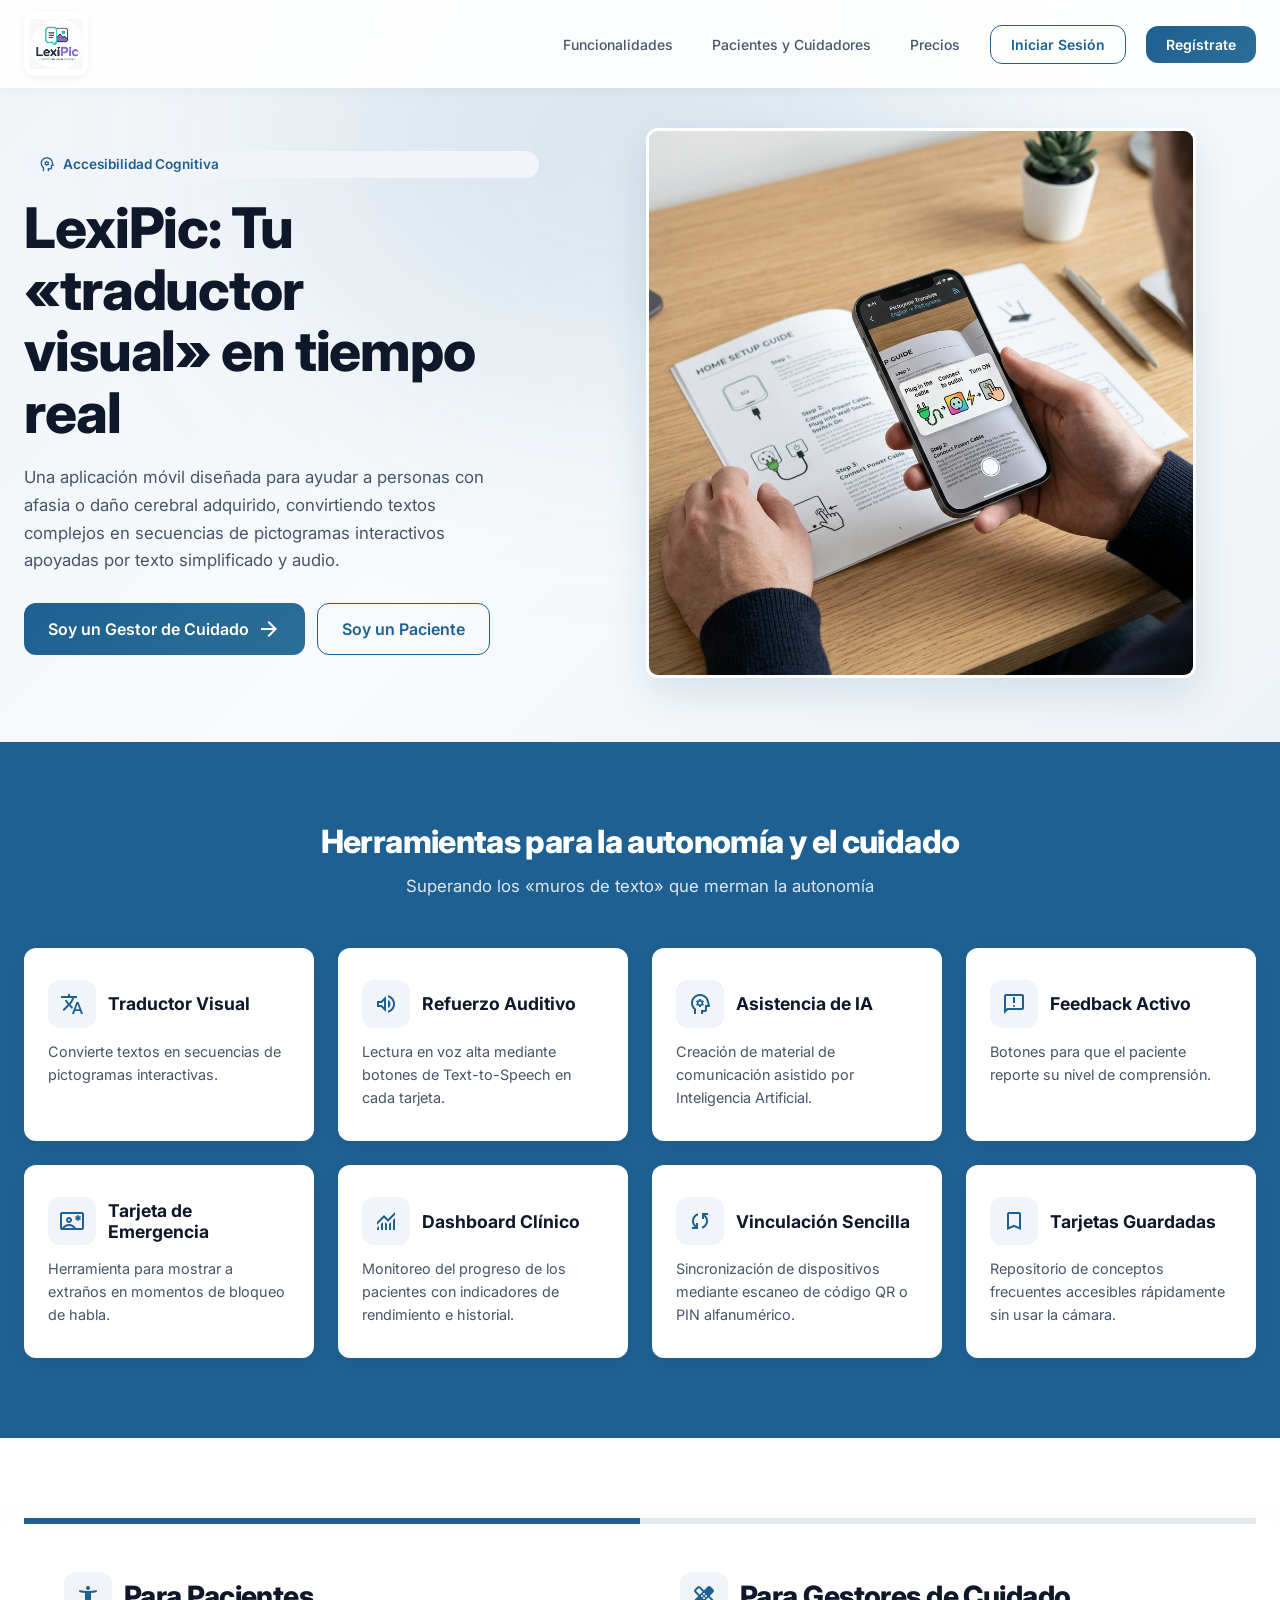
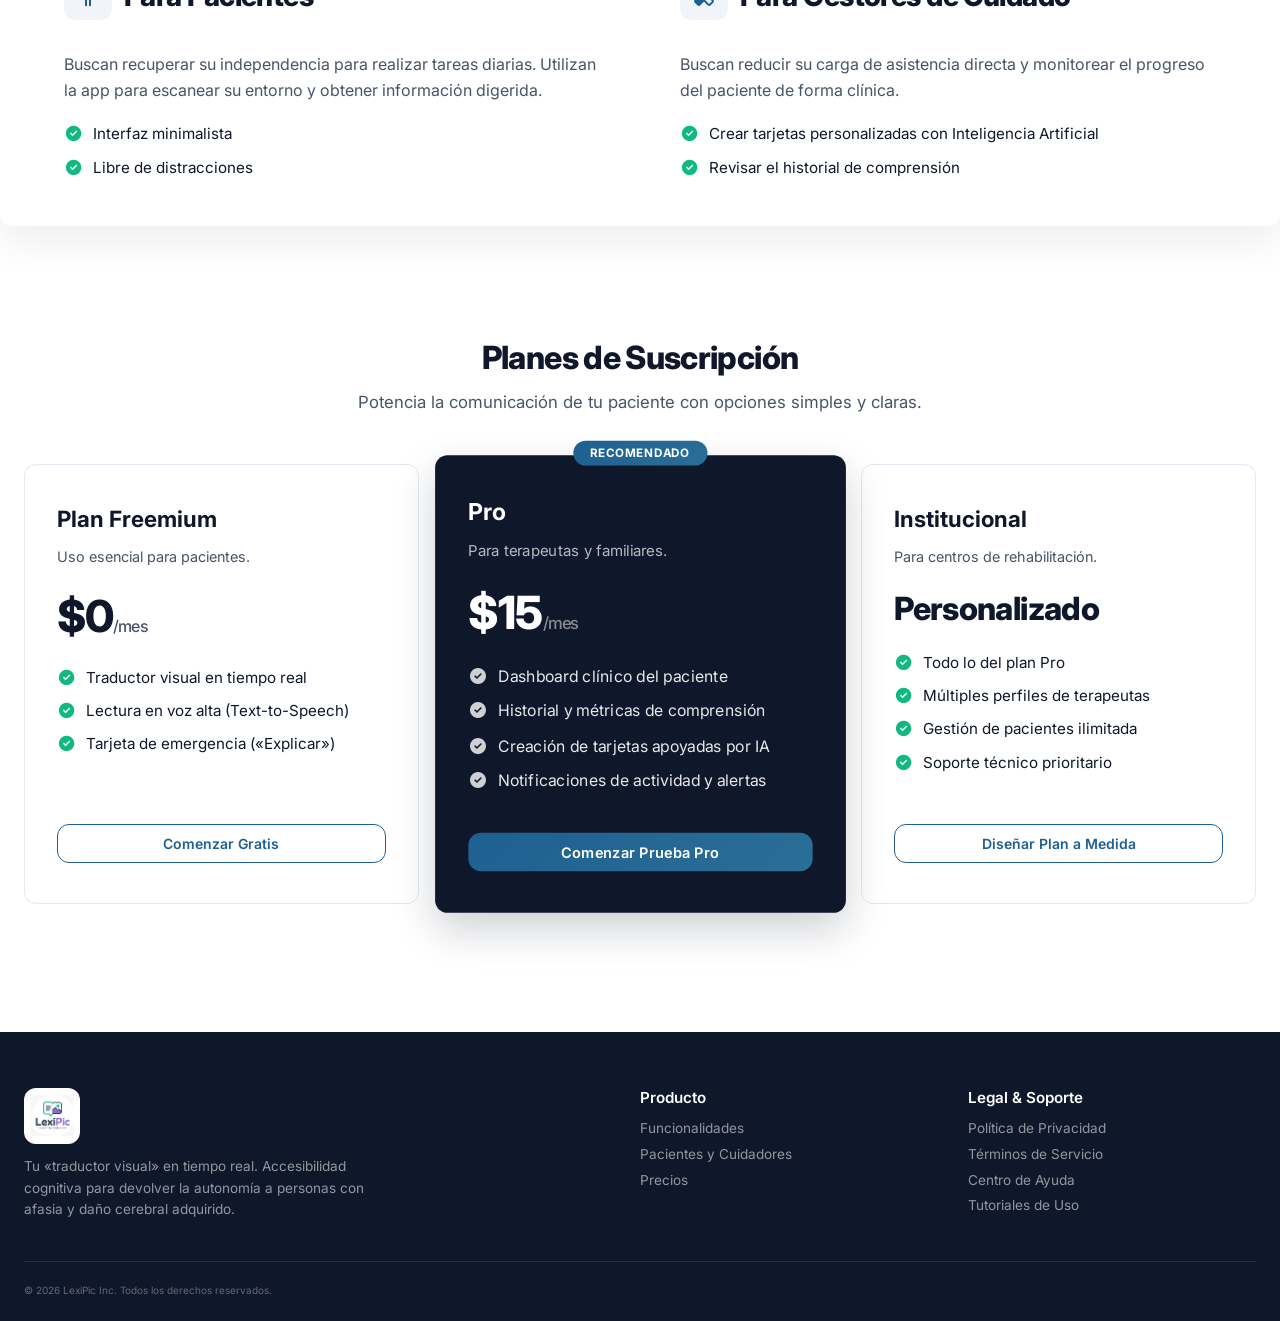
<file: index.html>
<!DOCTYPE html>
<html lang="es">

<head>
  <meta charset="UTF-8">
  <meta name="viewport" content="width=device-width, initial-scale=1.0">

  <title>LexiPic - Tu traductor visual en tiempo real</title>
  <meta name="description"
    content="Aplicación móvil para personas con afasia o daño cerebral adquirido. Convierte textos complejos en pictogramas interactivos.">

  <link rel="preconnect" href="https://fonts.googleapis.com">
  <link rel="preconnect" href="https://fonts.gstatic.com" crossorigin>
  <link href="https://fonts.googleapis.com/css2?family=Inter:wght@400;600;700;800&display=swap" rel="stylesheet">
  <link rel="stylesheet"
    href="https://fonts.googleapis.com/css2?family=Material+Symbols+Outlined:opsz,wght,FILL,GRAD@24,400,1,0">
  <link rel="stylesheet" href="assets/styles/styles.css">
  <script src="assets/scripts/main.js" defer></script>
</head>

<body>

  <!-- ==================== HEADER / NAV ==================== -->
  <header class="nav" role="banner">
    <div class="container nav__inner">
      <a href="/" class="nav__brand" aria-label="LexiPic - Ir al inicio">
        <img src="assets/images/logo.png" alt="LexiPic Logo" class="nav__logo" width="64" height="64">
      </a>
      <input type="checkbox" id="menuToggle" class="nav__check" aria-hidden="true">
      <label for="menuToggle" class="nav__hamburger" aria-label="Abrir menú de navegación" role="button">&#9776;</label>
      <nav class="nav__menu" aria-label="Navegación principal">
        <a href="#caracteristicas" class="nav__link">Funcionalidades</a>
        <a href="#audiencias" class="nav__link">Pacientes y Cuidadores</a>
        <a href="#precios" class="nav__link">Precios</a>
        <button type="button" class="btn btn--outline" aria-label="Iniciar sesión en LexiPic">Iniciar Sesión</button>
        <button type="button" class="btn btn--filled" aria-label="Registrarse en LexiPic">Regístrate</button>
      </nav>
    </div>
  </header>

  <main id="contenido-principal">
    <!-- ==================== HERO ==================== -->
    <section class="hero" aria-labelledby="hero-title">
      <div class="container hero__inner">
        <div class="hero__text">
          <span class="badge">
            <span class="material-symbols-outlined badge__icon" aria-hidden="true">psychology</span>
            Accesibilidad Cognitiva
          </span>
          <h1 id="hero-title" class="hero__title">LexiPic: Tu «traductor<br>visual» en tiempo real</h1>
          <p class="hero__desc">Una aplicación móvil diseñada para ayudar a personas con afasia o daño cerebral
            adquirido, convirtiendo textos complejos en secuencias de pictogramas interactivos apoyadas por texto
            simplificado y audio.</p>
          <div class="hero__actions">
            <a href="#audiencias" class="btn btn--filled btn--lg">
              Soy un Gestor de Cuidado
              <span class="material-symbols-outlined" aria-hidden="true">arrow_forward</span>
            </a>
            <a href="#audiencias" class="btn btn--outline btn--lg">Soy un Paciente</a>
          </div>
        </div>
        <img src="assets/images/hero_lexipic_translation.png"
          alt="Captura de pantalla de LexiPic mostrando la traducción de texto a pictogramas en tiempo real"
          class="hero__img" width="550" height="380" loading="eager">
      </div>
    </section>

    <!-- ==================== FUNCIONALIDADES ==================== -->
    <section class="features" id="caracteristicas" aria-labelledby="features-title">
      <div class="container">
        <header class="section-header section-header--light">
          <h2 id="features-title">Herramientas para la autonomía y el cuidado</h2>
          <p>Superando los «muros de texto» que merman la autonomía</p>
        </header>
        <div class="grid grid--4" role="list">
          <article class="card" role="listitem">
            <div class="card__head">
              <span class="icon-box" aria-hidden="true"><span class="material-symbols-outlined">translate</span></span>
              <h3>Traductor Visual</h3>
            </div>
            <p>Convierte textos en secuencias de pictogramas interactivas.</p>
          </article>
          <article class="card" role="listitem">
            <div class="card__head">
              <span class="icon-box" aria-hidden="true"><span
                  class="material-symbols-outlined">volume_up</span></span>
              <h3>Refuerzo Auditivo</h3>
            </div>
            <p>Lectura en voz alta mediante botones de Text-to-Speech en cada tarjeta.</p>
          </article>
          <article class="card" role="listitem">
            <div class="card__head">
              <span class="icon-box" aria-hidden="true"><span
                  class="material-symbols-outlined">psychology</span></span>
              <h3>Asistencia de IA</h3>
            </div>
            <p>Creación de material de comunicación asistido por Inteligencia Artificial.</p>
          </article>
          <article class="card" role="listitem">
            <div class="card__head">
              <span class="icon-box" aria-hidden="true"><span class="material-symbols-outlined">feedback</span></span>
              <h3>Feedback Activo</h3>
            </div>
            <p>Botones para que el paciente reporte su nivel de comprensión.</p>
          </article>
          <article class="card" role="listitem">
            <div class="card__head">
              <span class="icon-box" aria-hidden="true"><span
                  class="material-symbols-outlined">contact_emergency</span></span>
              <h3>Tarjeta de Emergencia</h3>
            </div>
            <p>Herramienta para mostrar a extraños en momentos de bloqueo de habla.</p>
          </article>
          <article class="card" role="listitem">
            <div class="card__head">
              <span class="icon-box" aria-hidden="true"><span
                  class="material-symbols-outlined">monitoring</span></span>
              <h3>Dashboard Clínico</h3>
            </div>
            <p>Monitoreo del progreso de los pacientes con indicadores de rendimiento e historial.</p>
          </article>
          <article class="card" role="listitem">
            <div class="card__head">
              <span class="icon-box" aria-hidden="true"><span class="material-symbols-outlined">sync</span></span>
              <h3>Vinculación Sencilla</h3>
            </div>
            <p>Sincronización de dispositivos mediante escaneo de código QR o PIN alfanumérico.</p>
          </article>
          <article class="card" role="listitem">
            <div class="card__head">
              <span class="icon-box" aria-hidden="true"><span class="material-symbols-outlined">bookmark</span></span>
              <h3>Tarjetas Guardadas</h3>
            </div>
            <p>Repositorio de conceptos frecuentes accesibles rápidamente sin usar la cámara.</p>
          </article>
        </div>
      </div>
    </section>

    <!-- ==================== AUDIENCIAS ==================== -->
    <section class="audiences" id="audiencias" aria-labelledby="audiences-title">
      <h2 id="audiences-title" class="sr-only">Pacientes y Gestores de Cuidado</h2>
      <div class="container audiences__grid">
        <article class="audience-card audience-card--primary">
          <div class="card__head">
            <span class="icon-box" aria-hidden="true"><span
                class="material-symbols-outlined">accessibility_new</span></span>
            <h3>Para Pacientes</h3>
          </div>
          <p>Buscan recuperar su independencia para realizar tareas diarias. Utilizan la app para escanear su entorno y
            obtener información digerida.</p>
          <ul class="check-list" aria-label="Beneficios para pacientes">
            <li><span class="material-symbols-outlined check-icon" aria-hidden="true">check_circle</span> Interfaz
              minimalista</li>
            <li><span class="material-symbols-outlined check-icon" aria-hidden="true">check_circle</span> Libre de
              distracciones</li>
          </ul>
        </article>
        <article class="audience-card">
          <div class="card__head">
            <span class="icon-box" aria-hidden="true"><span class="material-symbols-outlined">healing</span></span>
            <h3>Para Gestores de Cuidado</h3>
          </div>
          <p>Buscan reducir su carga de asistencia directa y monitorear el progreso del paciente de forma clínica.</p>
          <ul class="check-list" aria-label="Beneficios para gestores de cuidado">
            <li><span class="material-symbols-outlined check-icon" aria-hidden="true">check_circle</span> Crear
              tarjetas personalizadas con Inteligencia Artificial</li>
            <li><span class="material-symbols-outlined check-icon" aria-hidden="true">check_circle</span> Revisar el
              historial de comprensión</li>
          </ul>
        </article>
      </div>
    </section>

    <!-- ==================== PRECIOS ==================== -->
    <section class="pricing" id="precios" aria-labelledby="pricing-title">
      <div class="container">
        <header class="section-header">
          <h2 id="pricing-title">Planes de Suscripción</h2>
          <p>Potencia la comunicación de tu paciente con opciones simples y claras.</p>
        </header>
        <div class="grid grid--3" role="list">
          <article class="price-card" role="listitem">
            <div class="price-card__body">
              <h3>Plan Freemium</h3>
              <p class="price-card__sub">Uso esencial para pacientes.</p>
              <p class="price-card__amount" aria-label="Precio: 0 dólares por mes">$0<span>/mes</span></p>
              <ul class="check-list" aria-label="Características del Plan Freemium">
                <li><span class="material-symbols-outlined check-icon" aria-hidden="true">check_circle</span> Traductor
                  visual en tiempo real</li>
                <li><span class="material-symbols-outlined check-icon" aria-hidden="true">check_circle</span> Lectura
                  en voz alta (Text-to-Speech)</li>
                <li><span class="material-symbols-outlined check-icon" aria-hidden="true">check_circle</span> Tarjeta
                  de emergencia («Explicar»)</li>
              </ul>
            </div>
            <button type="button" class="btn btn--outline btn--full">Comenzar Gratis</button>
          </article>
          <article class="price-card price-card--featured" role="listitem">
            <span class="price-card__badge" aria-label="Plan recomendado">RECOMENDADO</span>
            <div class="price-card__body">
              <h3>Pro</h3>
              <p class="price-card__sub">Para terapeutas y familiares.</p>
              <p class="price-card__amount" aria-label="Precio: 15 dólares por mes">$15<span>/mes</span></p>
              <ul class="check-list" aria-label="Características del Plan Pro">
                <li><span class="material-symbols-outlined check-icon" aria-hidden="true">check_circle</span> Dashboard
                  clínico del paciente</li>
                <li><span class="material-symbols-outlined check-icon" aria-hidden="true">check_circle</span> Historial
                  y métricas de comprensión</li>
                <li><span class="material-symbols-outlined check-icon" aria-hidden="true">check_circle</span> Creación
                  de tarjetas apoyadas por IA</li>
                <li><span class="material-symbols-outlined check-icon" aria-hidden="true">check_circle</span>
                  Notificaciones de actividad y alertas</li>
              </ul>
            </div>
            <button type="button" class="btn btn--filled btn--full">Comenzar Prueba Pro</button>
          </article>
          <article class="price-card" role="listitem">
            <div class="price-card__body">
              <h3>Institucional</h3>
              <p class="price-card__sub">Para centros de rehabilitación.</p>
              <p class="price-card__amount price-card__amount--text" aria-label="Precio personalizado">Personalizado</p>
              <ul class="check-list" aria-label="Características del Plan Institucional">
                <li><span class="material-symbols-outlined check-icon" aria-hidden="true">check_circle</span> Todo lo
                  del plan Pro</li>
                <li><span class="material-symbols-outlined check-icon" aria-hidden="true">check_circle</span> Múltiples
                  perfiles de terapeutas</li>
                <li><span class="material-symbols-outlined check-icon" aria-hidden="true">check_circle</span> Gestión
                  de pacientes ilimitada</li>
                <li><span class="material-symbols-outlined check-icon" aria-hidden="true">check_circle</span> Soporte
                  técnico prioritario</li>
              </ul>
            </div>
            <button type="button" class="btn btn--outline btn--full">Diseñar Plan a Medida</button>
          </article>
        </div>
      </div>
    </section>
  </main>

  <!-- ==================== FOOTER ==================== -->
  <footer class="footer" role="contentinfo">
    <div class="container">
      <div class="footer__grid">
        <div class="footer__brand">
          <img src="assets/images/logo.png" alt="LexiPic Logo" class="footer__logo" width="56" height="56">
          <p>Tu «traductor visual» en tiempo real. Accesibilidad cognitiva para devolver la autonomía a personas con
            afasia y daño cerebral adquirido.</p>
        </div>
        <nav class="footer__col" aria-label="Enlaces del producto">
          <h4>Producto</h4>
          <a href="#caracteristicas">Funcionalidades</a>
          <a href="#audiencias">Pacientes y Cuidadores</a>
          <a href="#precios">Precios</a>
        </nav>
        <nav class="footer__col" aria-label="Enlaces legales y soporte">
          <h4>Legal &amp; Soporte</h4>
          <a href="#">Política de Privacidad</a>
          <a href="#">Términos de Servicio</a>
          <a href="#">Centro de Ayuda</a>
          <a href="#">Tutoriales de Uso</a>
        </nav>
      </div>
      <p class="footer__copy"><small>© 2026 LexiPic Inc. Todos los derechos reservados.</small></p>
    </div>
  </footer>

</body>

</html>
</file>
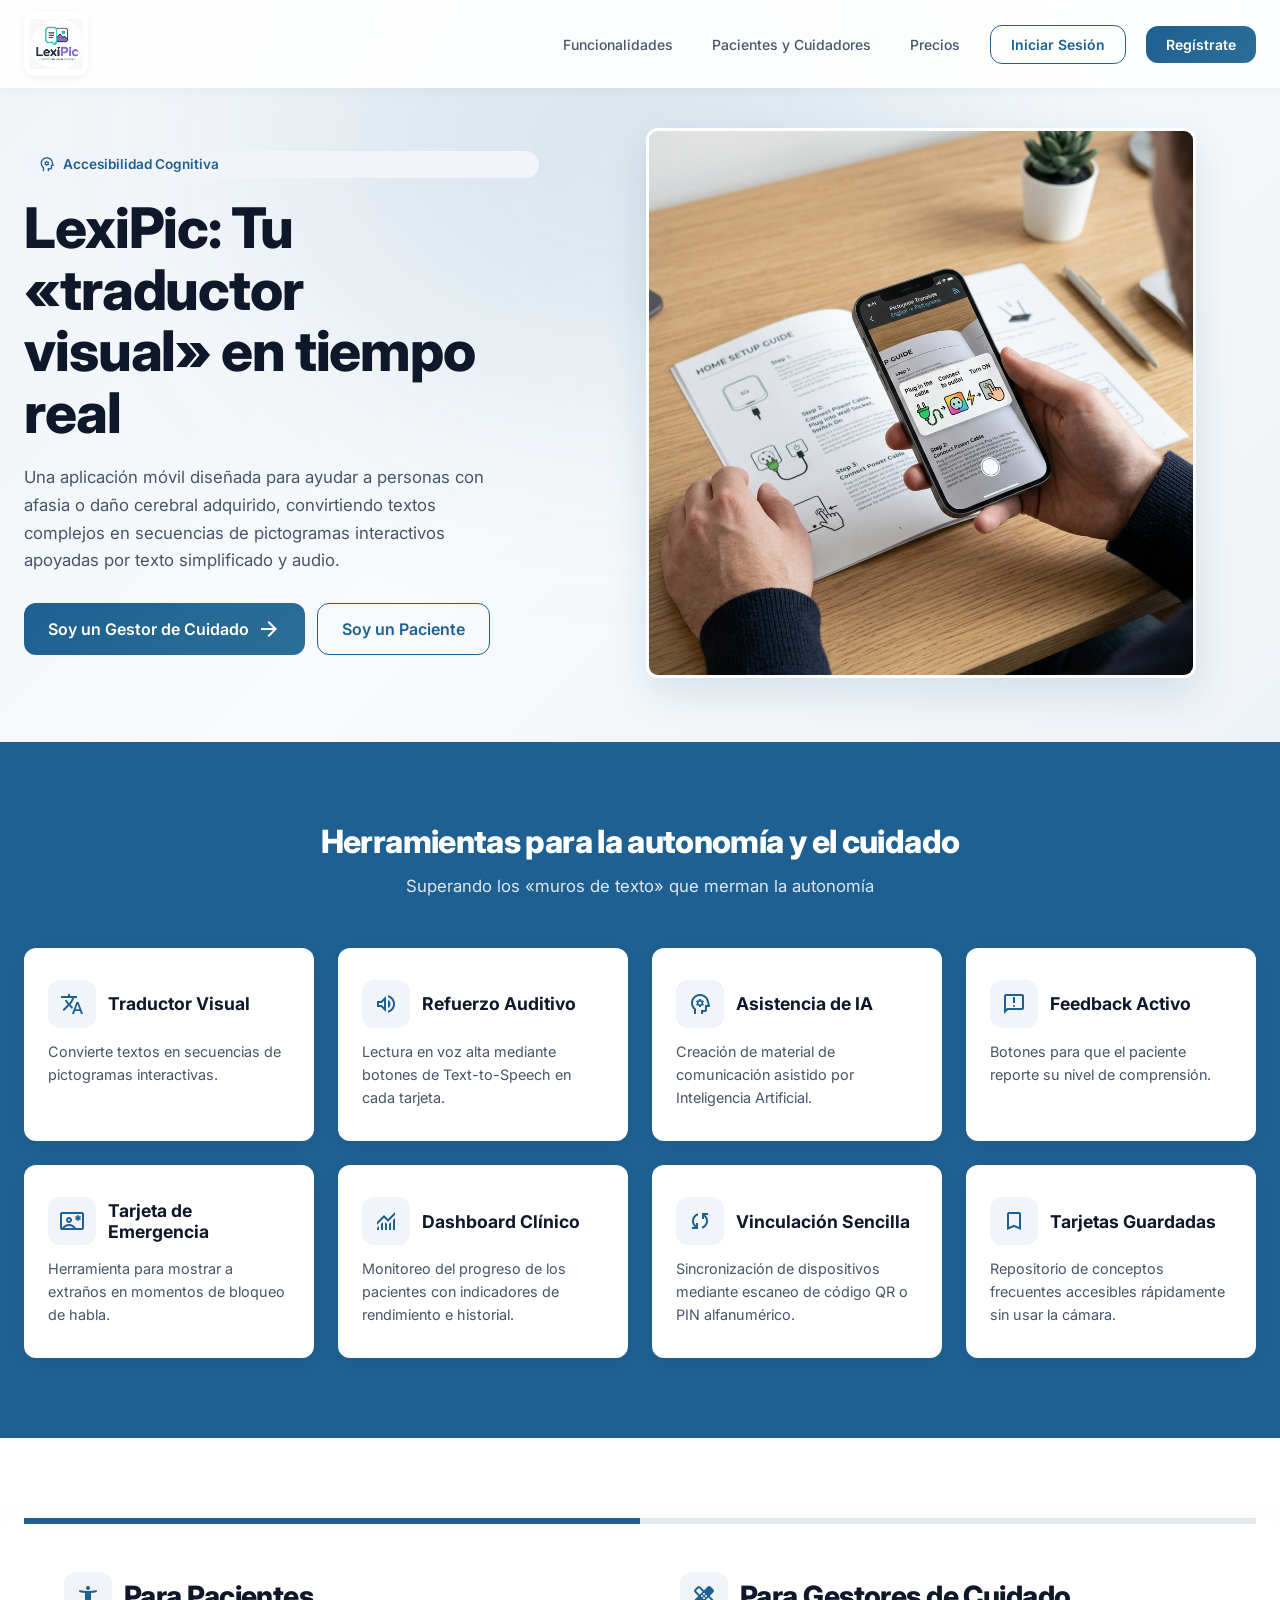
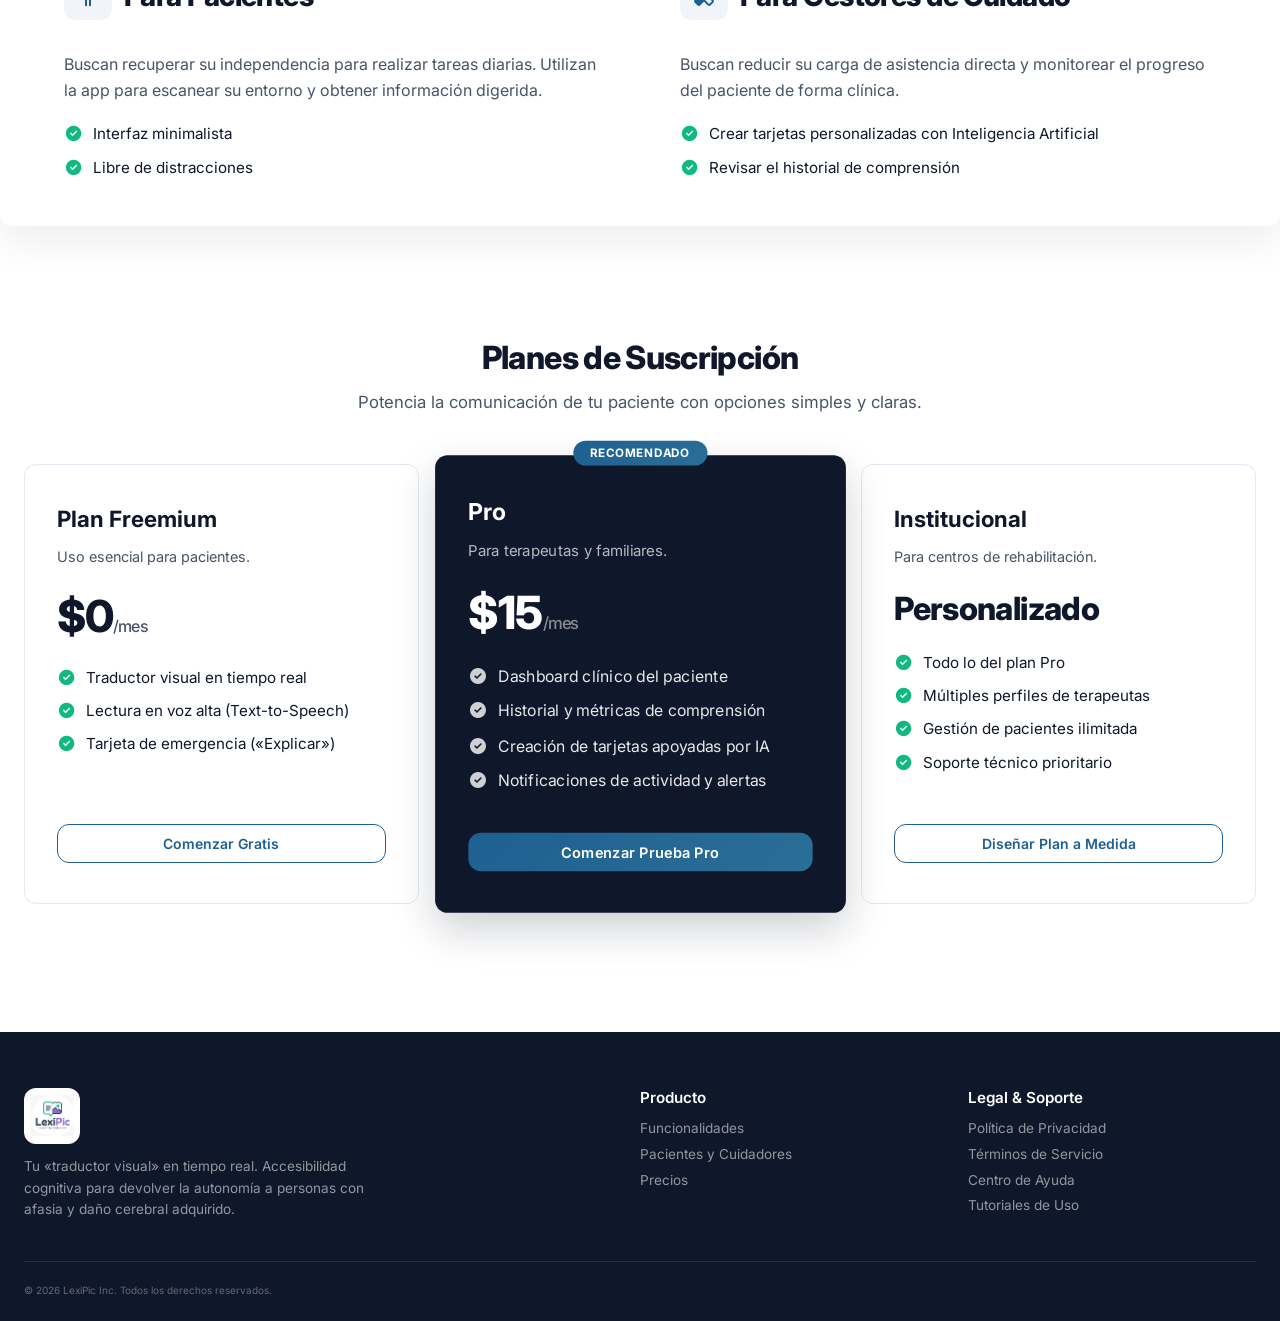
<file: public/index.html>
<!DOCTYPE html>
<html lang="es">

<head>
  <meta charset="UTF-8">
  <meta name="viewport" content="width=device-width, initial-scale=1.0">

  <title>LexiPic - Tu traductor visual en tiempo real</title>
  <meta name="description"
    content="Aplicación móvil para personas con afasia o daño cerebral adquirido. Convierte textos complejos en pictogramas interactivos.">

  <link rel="preconnect" href="https://fonts.googleapis.com">
  <link rel="preconnect" href="https://fonts.gstatic.com" crossorigin>
  <link href="https://fonts.googleapis.com/css2?family=Inter:wght@400;600;700;800&display=swap" rel="stylesheet">
  <link rel="stylesheet"
    href="https://fonts.googleapis.com/css2?family=Material+Symbols+Outlined:opsz,wght,FILL,GRAD@24,400,1,0">
  <link rel="stylesheet" href="assets/styles/styles.css">
</head>

<body>

  <!-- ==================== HEADER / NAV ==================== -->
  <header class="nav" role="banner">
    <div class="container nav__inner">
      <a href="/" class="nav__brand" aria-label="LexiPic - Ir al inicio">
        <img src="assets/images/logo.png" alt="LexiPic Logo" class="nav__logo" width="64" height="64">
      </a>
      <input type="checkbox" id="menuToggle" class="nav__check" aria-hidden="true">
      <label for="menuToggle" class="nav__hamburger" aria-label="Abrir menú de navegación" role="button">&#9776;</label>
      <nav class="nav__menu" aria-label="Navegación principal">
        <a href="#caracteristicas" class="nav__link">Funcionalidades</a>
        <a href="#audiencias" class="nav__link">Pacientes y Cuidadores</a>
        <a href="#precios" class="nav__link">Precios</a>
        <button type="button" class="btn btn--outline" aria-label="Iniciar sesión en LexiPic">Iniciar Sesión</button>
        <button type="button" class="btn btn--filled" aria-label="Registrarse en LexiPic">Regístrate</button>
      </nav>
    </div>
  </header>

  <main id="contenido-principal">
    <!-- ==================== HERO ==================== -->
    <section class="hero" aria-labelledby="hero-title">
      <div class="container hero__inner">
        <div class="hero__text">
          <span class="badge">
            <span class="material-symbols-outlined badge__icon" aria-hidden="true">psychology</span>
            Accesibilidad Cognitiva
          </span>
          <h1 id="hero-title" class="hero__title">LexiPic: Tu «traductor<br>visual» en tiempo real</h1>
          <p class="hero__desc">Una aplicación móvil diseñada para ayudar a personas con afasia o daño cerebral
            adquirido, convirtiendo textos complejos en secuencias de pictogramas interactivos apoyadas por texto
            simplificado y audio.</p>
          <div class="hero__actions">
            <a href="#audiencias" class="btn btn--filled btn--lg">
              Soy un Gestor de Cuidado
              <span class="material-symbols-outlined" aria-hidden="true">arrow_forward</span>
            </a>
            <a href="#audiencias" class="btn btn--outline btn--lg">Soy un Paciente</a>
          </div>
        </div>
        <img src="assets/images/hero_lexipic_translation.png"
          alt="Captura de pantalla de LexiPic mostrando la traducción de texto a pictogramas en tiempo real"
          class="hero__img" width="550" height="380" loading="eager">
      </div>
    </section>

    <!-- ==================== FUNCIONALIDADES ==================== -->
    <section class="features" id="caracteristicas" aria-labelledby="features-title">
      <div class="container">
        <header class="section-header section-header--light">
          <h2 id="features-title">Herramientas para la autonomía y el cuidado</h2>
          <p>Superando los «muros de texto» que merman la autonomía</p>
        </header>
        <div class="grid grid--4" role="list">
          <article class="card" role="listitem">
            <div class="card__head">
              <span class="icon-box" aria-hidden="true"><span class="material-symbols-outlined">translate</span></span>
              <h3>Traductor Visual</h3>
            </div>
            <p>Convierte textos en secuencias de pictogramas interactivas.</p>
          </article>
          <article class="card" role="listitem">
            <div class="card__head">
              <span class="icon-box" aria-hidden="true"><span
                  class="material-symbols-outlined">volume_up</span></span>
              <h3>Refuerzo Auditivo</h3>
            </div>
            <p>Lectura en voz alta mediante botones de Text-to-Speech en cada tarjeta.</p>
          </article>
          <article class="card" role="listitem">
            <div class="card__head">
              <span class="icon-box" aria-hidden="true"><span
                  class="material-symbols-outlined">psychology</span></span>
              <h3>Asistencia de IA</h3>
            </div>
            <p>Creación de material de comunicación asistido por Inteligencia Artificial.</p>
          </article>
          <article class="card" role="listitem">
            <div class="card__head">
              <span class="icon-box" aria-hidden="true"><span class="material-symbols-outlined">feedback</span></span>
              <h3>Feedback Activo</h3>
            </div>
            <p>Botones para que el paciente reporte su nivel de comprensión.</p>
          </article>
          <article class="card" role="listitem">
            <div class="card__head">
              <span class="icon-box" aria-hidden="true"><span
                  class="material-symbols-outlined">contact_emergency</span></span>
              <h3>Tarjeta de Emergencia</h3>
            </div>
            <p>Herramienta para mostrar a extraños en momentos de bloqueo de habla.</p>
          </article>
          <article class="card" role="listitem">
            <div class="card__head">
              <span class="icon-box" aria-hidden="true"><span
                  class="material-symbols-outlined">monitoring</span></span>
              <h3>Dashboard Clínico</h3>
            </div>
            <p>Monitoreo del progreso de los pacientes con indicadores de rendimiento e historial.</p>
          </article>
          <article class="card" role="listitem">
            <div class="card__head">
              <span class="icon-box" aria-hidden="true"><span class="material-symbols-outlined">sync</span></span>
              <h3>Vinculación Sencilla</h3>
            </div>
            <p>Sincronización de dispositivos mediante escaneo de código QR o PIN alfanumérico.</p>
          </article>
          <article class="card" role="listitem">
            <div class="card__head">
              <span class="icon-box" aria-hidden="true"><span class="material-symbols-outlined">bookmark</span></span>
              <h3>Tarjetas Guardadas</h3>
            </div>
            <p>Repositorio de conceptos frecuentes accesibles rápidamente sin usar la cámara.</p>
          </article>
        </div>
      </div>
    </section>

    <!-- ==================== AUDIENCIAS ==================== -->
    <section class="audiences" id="audiencias" aria-labelledby="audiences-title">
      <h2 id="audiences-title" class="sr-only">Pacientes y Gestores de Cuidado</h2>
      <div class="container audiences__grid">
        <article class="audience-card audience-card--primary">
          <div class="card__head">
            <span class="icon-box" aria-hidden="true"><span
                class="material-symbols-outlined">accessibility_new</span></span>
            <h3>Para Pacientes</h3>
          </div>
          <p>Buscan recuperar su independencia para realizar tareas diarias. Utilizan la app para escanear su entorno y
            obtener información digerida.</p>
          <ul class="check-list" aria-label="Beneficios para pacientes">
            <li><span class="material-symbols-outlined check-icon" aria-hidden="true">check_circle</span> Interfaz
              minimalista</li>
            <li><span class="material-symbols-outlined check-icon" aria-hidden="true">check_circle</span> Libre de
              distracciones</li>
          </ul>
        </article>
        <article class="audience-card">
          <div class="card__head">
            <span class="icon-box" aria-hidden="true"><span class="material-symbols-outlined">healing</span></span>
            <h3>Para Gestores de Cuidado</h3>
          </div>
          <p>Buscan reducir su carga de asistencia directa y monitorear el progreso del paciente de forma clínica.</p>
          <ul class="check-list" aria-label="Beneficios para gestores de cuidado">
            <li><span class="material-symbols-outlined check-icon" aria-hidden="true">check_circle</span> Crear
              tarjetas personalizadas con Inteligencia Artificial</li>
            <li><span class="material-symbols-outlined check-icon" aria-hidden="true">check_circle</span> Revisar el
              historial de comprensión</li>
          </ul>
        </article>
      </div>
    </section>

    <!-- ==================== PRECIOS ==================== -->
    <section class="pricing" id="precios" aria-labelledby="pricing-title">
      <div class="container">
        <header class="section-header">
          <h2 id="pricing-title">Planes de Suscripción</h2>
          <p>Potencia la comunicación de tu paciente con opciones simples y claras.</p>
        </header>
        <div class="grid grid--3" role="list">
          <article class="price-card" role="listitem">
            <div class="price-card__body">
              <h3>Plan Freemium</h3>
              <p class="price-card__sub">Uso esencial para pacientes.</p>
              <p class="price-card__amount" aria-label="Precio: 0 dólares por mes">$0<span>/mes</span></p>
              <ul class="check-list" aria-label="Características del Plan Freemium">
                <li><span class="material-symbols-outlined check-icon" aria-hidden="true">check_circle</span> Traductor
                  visual en tiempo real</li>
                <li><span class="material-symbols-outlined check-icon" aria-hidden="true">check_circle</span> Lectura
                  en voz alta (Text-to-Speech)</li>
                <li><span class="material-symbols-outlined check-icon" aria-hidden="true">check_circle</span> Tarjeta
                  de emergencia («Explicar»)</li>
              </ul>
            </div>
            <button type="button" class="btn btn--outline btn--full">Comenzar Gratis</button>
          </article>
          <article class="price-card price-card--featured" role="listitem">
            <span class="price-card__badge" aria-label="Plan recomendado">RECOMENDADO</span>
            <div class="price-card__body">
              <h3>Pro</h3>
              <p class="price-card__sub">Para terapeutas y familiares.</p>
              <p class="price-card__amount" aria-label="Precio: 15 dólares por mes">$15<span>/mes</span></p>
              <ul class="check-list" aria-label="Características del Plan Pro">
                <li><span class="material-symbols-outlined check-icon" aria-hidden="true">check_circle</span> Dashboard
                  clínico del paciente</li>
                <li><span class="material-symbols-outlined check-icon" aria-hidden="true">check_circle</span> Historial
                  y métricas de comprensión</li>
                <li><span class="material-symbols-outlined check-icon" aria-hidden="true">check_circle</span> Creación
                  de tarjetas apoyadas por IA</li>
                <li><span class="material-symbols-outlined check-icon" aria-hidden="true">check_circle</span>
                  Notificaciones de actividad y alertas</li>
              </ul>
            </div>
            <button type="button" class="btn btn--filled btn--full">Comenzar Prueba Pro</button>
          </article>
          <article class="price-card" role="listitem">
            <div class="price-card__body">
              <h3>Institucional</h3>
              <p class="price-card__sub">Para centros de rehabilitación.</p>
              <p class="price-card__amount price-card__amount--text" aria-label="Precio personalizado">Personalizado</p>
              <ul class="check-list" aria-label="Características del Plan Institucional">
                <li><span class="material-symbols-outlined check-icon" aria-hidden="true">check_circle</span> Todo lo
                  del plan Pro</li>
                <li><span class="material-symbols-outlined check-icon" aria-hidden="true">check_circle</span> Múltiples
                  perfiles de terapeutas</li>
                <li><span class="material-symbols-outlined check-icon" aria-hidden="true">check_circle</span> Gestión
                  de pacientes ilimitada</li>
                <li><span class="material-symbols-outlined check-icon" aria-hidden="true">check_circle</span> Soporte
                  técnico prioritario</li>
              </ul>
            </div>
            <button type="button" class="btn btn--outline btn--full">Diseñar Plan a Medida</button>
          </article>
        </div>
      </div>
    </section>
  </main>

  <!-- ==================== FOOTER ==================== -->
  <footer class="footer" role="contentinfo">
    <div class="container">
      <div class="footer__grid">
        <div class="footer__brand">
          <img src="assets/images/logo.png" alt="LexiPic Logo" class="footer__logo" width="56" height="56">
          <p>Tu «traductor visual» en tiempo real. Accesibilidad cognitiva para devolver la autonomía a personas con
            afasia y daño cerebral adquirido.</p>
        </div>
        <nav class="footer__col" aria-label="Enlaces del producto">
          <h4>Producto</h4>
          <a href="#caracteristicas">Funcionalidades</a>
          <a href="#audiencias">Pacientes y Cuidadores</a>
          <a href="#precios">Precios</a>
        </nav>
        <nav class="footer__col" aria-label="Enlaces legales y soporte">
          <h4>Legal &amp; Soporte</h4>
          <a href="#">Política de Privacidad</a>
          <a href="#">Términos de Servicio</a>
          <a href="#">Centro de Ayuda</a>
          <a href="#">Tutoriales de Uso</a>
        </nav>
      </div>
      <p class="footer__copy"><small>© 2026 LexiPic Inc. Todos los derechos reservados.</small></p>
    </div>
  </footer>

</body>

</html>
</file>
<file: assets/styles/styles.css>
/* === Tokens === */
:root {
  --c-primary: #1e6091;
  --c-dark: #0F172A;
  --c-gray: #475569;
  --c-light: #f1f5f9;
  --c-border: #e2e8f0;
  --c-white: #fff;
  --c-success: #10b981;
  --font: 'Inter', sans-serif;
  --r: 0.75rem;
}

/* === Accessibility === */
.sr-only {
  position: absolute;
  width: 1px;
  height: 1px;
  padding: 0;
  margin: -1px;
  overflow: hidden;
  clip: rect(0, 0, 0, 0);
  white-space: nowrap;
  border: 0;
}

/* === Reset === */
*,
*::before,
*::after {
  box-sizing: border-box;
}

button {
  font: inherit;
  color: inherit;
  background: none;
  border: none;
  cursor: pointer;
  padding: 0;
}

html {
  scroll-behavior: smooth;
  scroll-padding-top: 5rem;
}

body {
  margin: 0;
  font-family: var(--font);
  color: var(--c-dark);
  background: var(--c-white);
}

h1,
h2,
h3,
h4,
p {
  margin: 0;
}

a {
  text-decoration: none;
  color: inherit;
}

ul {
  list-style: none;
  padding: 0;
  margin: 0;
}

img {
  max-width: 100%;
  height: auto;
  display: block;
}

/* === Layout === */
.container {
  max-width: 80rem;
  margin: 0 auto;
  padding: 0 1.5rem;
}

/* === Buttons === */
.btn {
  display: inline-flex;
  align-items: center;
  gap: 0.5rem;
  font-family: inherit;
  font-size: 0.875rem;
  font-weight: 600;
  padding: 0.625rem 1.25rem;
  border-radius: var(--r);
  border: none;
  cursor: pointer;
  transition: opacity 0.2s, transform 0.2s;
}

.btn:hover {
  opacity: 0.85;
}

.btn:active {
  transform: scale(0.97);
}

.btn--filled {
  background: linear-gradient(135deg, #1e6091, #2a6f97);
  color: var(--c-white);
}

.btn--outline {
  background: transparent;
  color: var(--c-primary);
  border: 1.5px solid var(--c-primary);
}

.btn--lg {
  padding: 0.875rem 1.5rem;
  font-size: 1rem;
}

.btn--full {
  width: 100%;
  justify-content: center;
}

/* === Navbar === */
.nav {
  position: fixed;
  top: 0;
  width: 100%;
  z-index: 50;
  background: rgba(255, 255, 255, 0.9);
  backdrop-filter: blur(20px);
  box-shadow: 0 2px 12px rgba(0, 0, 0, 0.04);
}

.nav__inner {
  display: flex;
  align-items: center;
  gap: 2rem;
  padding-top: 0.75rem;
  padding-bottom: 0.75rem;
}

.nav__logo {
  height: 4rem;
  width: 4rem;
  object-fit: contain;
  background: var(--c-white);
  padding: 0.3rem;
  border-radius: var(--r);
  box-shadow: 0 2px 8px rgba(0, 0, 0, 0.06);
}

.nav__menu {
  display: flex;
  align-items: center;
  gap: 1.25rem;
  margin-left: auto;
}

.nav__link {
  font-size: 0.875rem;
  font-weight: 500;
  color: var(--c-gray);
  padding: 0.4rem 0.6rem;
  border-radius: 0.4rem;
}

.nav__link:hover {
  color: var(--c-dark);
  background: var(--c-light);
}

.nav__check,
.nav__hamburger {
  display: none;
}

/* === Badge === */
.badge {
  display: inline-flex;
  align-items: center;
  gap: 0.4rem;
  padding: 0.3rem 0.9rem;
  background: var(--c-light);
  color: var(--c-primary);
  border-radius: 2rem;
  font-size: 0.85rem;
  font-weight: 600;
}

.badge__icon {
  font-size: 1.1rem;
}

/* === Hero === */
.hero {
  padding: 8rem 0 4rem;
  background: linear-gradient(135deg, #f0f4f8, #f8fafc 50%, #eef3f7);
  position: relative;
  overflow: hidden;
}

.hero::before {
  content: '';
  position: absolute;
  top: -100px;
  left: 50%;
  transform: translateX(-50%);
  width: 700px;
  height: 500px;
  background: rgba(30, 96, 145, 0.12);
  filter: blur(120px);
  border-radius: 50%;
  pointer-events: none;
}

.hero__inner {
  display: grid;
  grid-template-columns: 1fr 1.3fr;
  align-items: center;
  gap: 3rem;
  position: relative;
  z-index: 1;
}

.hero__text {
  display: flex;
  flex-direction: column;
  gap: 1.25rem;
}

.hero__title {
  font-size: 3.5rem;
  font-weight: 800;
  line-height: 1.1;
  letter-spacing: -0.02em;
}

.hero__desc {
  font-size: 1.05rem;
  line-height: 1.65;
  color: var(--c-gray);
  max-width: 30rem;
}

.hero__actions {
  display: flex;
  gap: 0.75rem;
  flex-wrap: wrap;
  margin-top: 0.5rem;
}

.hero__img {
  width: 100%;
  max-width: 550px;
  border-radius: var(--r);
  box-shadow: 0 16px 40px rgba(30, 96, 145, 0.14);
  border: 3px solid var(--c-white);
  justify-self: center;
}

/* === Section Helpers === */
.section-header {
  text-align: center;
  max-width: 42rem;
  margin: 0 auto 3rem;
}

.section-header h2 {
  font-size: 2rem;
  font-weight: 800;
  letter-spacing: -0.02em;
  margin-bottom: 0.75rem;
}

.section-header p {
  font-size: 1.05rem;
  color: var(--c-gray);
  line-height: 1.6;
}

.section-header--light h2 {
  color: var(--c-white);
}

.section-header--light p {
  color: rgba(255, 255, 255, 0.85);
}

/* === Grid === */
.grid {
  display: grid;
  gap: 1.5rem;
}

.grid--3 {
  grid-template-columns: repeat(auto-fit, minmax(280px, 1fr));
}

.grid--4 {
  grid-template-columns: repeat(auto-fit, minmax(260px, 1fr));
}

/* === Reusable Components === */
.icon-box {
  display: inline-flex;
  align-items: center;
  justify-content: center;
  width: 3rem;
  height: 3rem;
  border-radius: var(--r);
  background: var(--c-light);
  color: var(--c-primary);
  flex-shrink: 0;
}

.icon-box .material-symbols-outlined {
  font-size: 1.5rem;
}

/* === Features === */
.features {
  padding: 5rem 0;
  background: var(--c-primary);
}

.card {
  background: var(--c-white);
  border-radius: var(--r);
  padding: 2rem 1.5rem;
  box-shadow: 0 4px 16px rgba(0, 0, 0, 0.05);
}

.card__head {
  display: flex;
  align-items: center;
  gap: 0.75rem;
  margin-bottom: 0.75rem;
}

.card__head h3 {
  font-size: 1.1rem;
  font-weight: 700;
}

.card p {
  font-size: 0.9rem;
  color: var(--c-gray);
  line-height: 1.6;
}

/* === Check list === */
.check-list {
  display: flex;
  flex-direction: column;
  gap: 0.75rem;
}

.check-list li {
  display: flex;
  align-items: center;
  gap: 0.6rem;
  font-size: 0.95rem;
  line-height: 1.4;
}

.check-icon {
  font-size: 1.2rem;
  color: var(--c-success);
  font-variation-settings: 'FILL' 1;
}

/* === Audiences === */
.audiences {
  padding: 5rem 0;
}

.audiences__grid {
  display: grid;
  grid-template-columns: 1fr 1fr;
  border-radius: var(--r);
  box-shadow: 0 16px 40px rgba(0, 0, 0, 0.07);
  overflow: hidden;
}

.audience-card {
  padding: 3rem 2.5rem;
  background: var(--c-white);
  display: flex;
  flex-direction: column;
  gap: 1.25rem;
  border-top: 6px solid var(--c-border);
}

.audience-card--primary {
  border-top-color: var(--c-primary);
}

.audience-card h3 {
  font-size: 1.75rem;
  font-weight: 800;
  letter-spacing: -0.02em;
}

.audience-card p {
  font-size: 1rem;
  color: var(--c-gray);
  line-height: 1.6;
}

/* === Pricing === */
.pricing {
  padding: 2rem 0 5rem;
}

.price-card {
  background: var(--c-white);
  border: 1px solid var(--c-border);
  border-radius: var(--r);
  padding: 2.5rem 2rem;
  display: flex;
  flex-direction: column;
  justify-content: space-between;
  min-height: 440px;
  position: relative;
}

.price-card__body {
  display: flex;
  flex-direction: column;
  gap: 1rem;
  flex-grow: 1;
}

.price-card__body h3 {
  font-size: 1.4rem;
  font-weight: 700;
}

.price-card__sub {
  font-size: 0.9rem;
  color: var(--c-gray);
}

.price-card__amount {
  font-size: 2.75rem;
  font-weight: 800;
  letter-spacing: -0.02em;
  margin: 0.5rem 0;
}

.price-card__amount span {
  font-size: 1rem;
  font-weight: 500;
  color: var(--c-gray);
}

.price-card__amount--text {
  font-size: 2rem;
}

.price-card__badge {
  position: absolute;
  top: -14px;
  left: 50%;
  transform: translateX(-50%);
  background: linear-gradient(135deg, #1e6091, #2a6f97);
  color: var(--c-white);
  padding: 0.3rem 1rem;
  border-radius: 2rem;
  font-size: 0.7rem;
  font-weight: 700;
  letter-spacing: 0.05em;
  white-space: nowrap;
}

.price-card--featured {
  background: var(--c-dark);
  color: var(--c-white);
  border: none;
  box-shadow: 0 16px 40px rgba(15, 23, 42, 0.2);
  transform: scale(1.04);
  z-index: 2;
}

.price-card--featured .price-card__sub {
  color: rgba(255, 255, 255, 0.7);
}

.price-card--featured .price-card__amount span {
  color: rgba(255, 255, 255, 0.5);
}

.price-card--featured .check-list li {
  color: rgba(255, 255, 255, 0.9);
}

.price-card--featured .check-icon {
  color: rgba(255, 255, 255, 0.8);
}

.price-card .check-list {
  margin-bottom: 1.5rem;
}

/* === Footer === */
.footer {
  background: var(--c-dark);
  color: var(--c-white);
  padding: 3.5rem 0 1.5rem;
  margin-top: 3rem;
}

.footer__grid {
  display: grid;
  grid-template-columns: 2fr 1fr 1fr;
  gap: 2.5rem;
  margin-bottom: 2.5rem;
}

.footer__brand p {
  color: rgba(255, 255, 255, 0.55);
  font-size: 0.85rem;
  line-height: 1.6;
  max-width: 22rem;
  margin-top: 0.75rem;
}

.footer__logo {
  height: 3.5rem;
  object-fit: contain;
  background: var(--c-white);
  padding: 0.35rem;
  border-radius: var(--r);
}

.footer__col {
  display: flex;
  flex-direction: column;
  gap: 0.6rem;
}

.footer__col h4 {
  font-size: 0.95rem;
  font-weight: 600;
  margin-bottom: 0.25rem;
}

.footer__col a {
  color: rgba(255, 255, 255, 0.55);
  font-size: 0.85rem;
}

.footer__col a:hover {
  color: var(--c-white);
}

.footer__copy {
  border-top: 1px solid rgba(255, 255, 255, 0.1);
  padding-top: 1.25rem;
  color: rgba(255, 255, 255, 0.35);
  font-size: 0.75rem;
}
</file>
<file: public/assets/styles/styles.css>
/* === Tokens === */
:root {
  --c-primary: #1e6091;
  --c-dark: #0F172A;
  --c-gray: #475569;
  --c-light: #f1f5f9;
  --c-border: #e2e8f0;
  --c-white: #fff;
  --c-success: #10b981;
  --font: 'Inter', sans-serif;
  --r: 0.75rem;
}

/* === Accessibility === */
.sr-only {
  position: absolute;
  width: 1px;
  height: 1px;
  padding: 0;
  margin: -1px;
  overflow: hidden;
  clip: rect(0, 0, 0, 0);
  white-space: nowrap;
  border: 0;
}

/* === Reset === */
*,
*::before,
*::after {
  box-sizing: border-box;
}

button {
  font: inherit;
  color: inherit;
  background: none;
  border: none;
  cursor: pointer;
  padding: 0;
}

html {
  scroll-behavior: smooth;
  scroll-padding-top: 5rem;
}

body {
  margin: 0;
  font-family: var(--font);
  color: var(--c-dark);
  background: var(--c-white);
}

h1,
h2,
h3,
h4,
p {
  margin: 0;
}

a {
  text-decoration: none;
  color: inherit;
}

ul {
  list-style: none;
  padding: 0;
  margin: 0;
}

img {
  max-width: 100%;
  height: auto;
  display: block;
}

/* === Layout === */
.container {
  max-width: 80rem;
  margin: 0 auto;
  padding: 0 1.5rem;
}

/* === Buttons === */
.btn {
  display: inline-flex;
  align-items: center;
  gap: 0.5rem;
  font-family: inherit;
  font-size: 0.875rem;
  font-weight: 600;
  padding: 0.625rem 1.25rem;
  border-radius: var(--r);
  border: none;
  cursor: pointer;
  transition: opacity 0.2s, transform 0.2s;
}

.btn:hover {
  opacity: 0.85;
}

.btn:active {
  transform: scale(0.97);
}

.btn--filled {
  background: linear-gradient(135deg, #1e6091, #2a6f97);
  color: var(--c-white);
}

.btn--outline {
  background: transparent;
  color: var(--c-primary);
  border: 1.5px solid var(--c-primary);
}

.btn--lg {
  padding: 0.875rem 1.5rem;
  font-size: 1rem;
}

.btn--full {
  width: 100%;
  justify-content: center;
}

/* === Navbar === */
.nav {
  position: fixed;
  top: 0;
  width: 100%;
  z-index: 50;
  background: rgba(255, 255, 255, 0.9);
  backdrop-filter: blur(20px);
  box-shadow: 0 2px 12px rgba(0, 0, 0, 0.04);
}

.nav__inner {
  display: flex;
  align-items: center;
  gap: 2rem;
  padding-top: 0.75rem;
  padding-bottom: 0.75rem;
}

.nav__logo {
  height: 4rem;
  width: 4rem;
  object-fit: contain;
  background: var(--c-white);
  padding: 0.3rem;
  border-radius: var(--r);
  box-shadow: 0 2px 8px rgba(0, 0, 0, 0.06);
}

.nav__menu {
  display: flex;
  align-items: center;
  gap: 1.25rem;
  margin-left: auto;
}

.nav__link {
  font-size: 0.875rem;
  font-weight: 500;
  color: var(--c-gray);
  padding: 0.4rem 0.6rem;
  border-radius: 0.4rem;
}

.nav__link:hover {
  color: var(--c-dark);
  background: var(--c-light);
}

.nav__check,
.nav__hamburger {
  display: none;
}

/* === Badge === */
.badge {
  display: inline-flex;
  align-items: center;
  gap: 0.4rem;
  padding: 0.3rem 0.9rem;
  background: var(--c-light);
  color: var(--c-primary);
  border-radius: 2rem;
  font-size: 0.85rem;
  font-weight: 600;
}

.badge__icon {
  font-size: 1.1rem;
}

/* === Hero === */
.hero {
  padding: 8rem 0 4rem;
  background: linear-gradient(135deg, #f0f4f8, #f8fafc 50%, #eef3f7);
  position: relative;
  overflow: hidden;
}

.hero::before {
  content: '';
  position: absolute;
  top: -100px;
  left: 50%;
  transform: translateX(-50%);
  width: 700px;
  height: 500px;
  background: rgba(30, 96, 145, 0.12);
  filter: blur(120px);
  border-radius: 50%;
  pointer-events: none;
}

.hero__inner {
  display: grid;
  grid-template-columns: 1fr 1.3fr;
  align-items: center;
  gap: 3rem;
  position: relative;
  z-index: 1;
}

.hero__text {
  display: flex;
  flex-direction: column;
  gap: 1.25rem;
}

.hero__title {
  font-size: 3.5rem;
  font-weight: 800;
  line-height: 1.1;
  letter-spacing: -0.02em;
}

.hero__desc {
  font-size: 1.05rem;
  line-height: 1.65;
  color: var(--c-gray);
  max-width: 30rem;
}

.hero__actions {
  display: flex;
  gap: 0.75rem;
  flex-wrap: wrap;
  margin-top: 0.5rem;
}

.hero__img {
  width: 100%;
  max-width: 550px;
  border-radius: var(--r);
  box-shadow: 0 16px 40px rgba(30, 96, 145, 0.14);
  border: 3px solid var(--c-white);
  justify-self: center;
}

/* === Section Helpers === */
.section-header {
  text-align: center;
  max-width: 42rem;
  margin: 0 auto 3rem;
}

.section-header h2 {
  font-size: 2rem;
  font-weight: 800;
  letter-spacing: -0.02em;
  margin-bottom: 0.75rem;
}

.section-header p {
  font-size: 1.05rem;
  color: var(--c-gray);
  line-height: 1.6;
}

.section-header--light h2 {
  color: var(--c-white);
}

.section-header--light p {
  color: rgba(255, 255, 255, 0.85);
}

/* === Grid === */
.grid {
  display: grid;
  gap: 1.5rem;
}

.grid--3 {
  grid-template-columns: repeat(auto-fit, minmax(280px, 1fr));
}

.grid--4 {
  grid-template-columns: repeat(auto-fit, minmax(260px, 1fr));
}

/* === Reusable Components === */
.icon-box {
  display: inline-flex;
  align-items: center;
  justify-content: center;
  width: 3rem;
  height: 3rem;
  border-radius: var(--r);
  background: var(--c-light);
  color: var(--c-primary);
  flex-shrink: 0;
}

.icon-box .material-symbols-outlined {
  font-size: 1.5rem;
}

/* === Features === */
.features {
  padding: 5rem 0;
  background: var(--c-primary);
}

.card {
  background: var(--c-white);
  border-radius: var(--r);
  padding: 2rem 1.5rem;
  box-shadow: 0 4px 16px rgba(0, 0, 0, 0.05);
}

.card__head {
  display: flex;
  align-items: center;
  gap: 0.75rem;
  margin-bottom: 0.75rem;
}

.card__head h3 {
  font-size: 1.1rem;
  font-weight: 700;
}

.card p {
  font-size: 0.9rem;
  color: var(--c-gray);
  line-height: 1.6;
}

/* === Check list === */
.check-list {
  display: flex;
  flex-direction: column;
  gap: 0.75rem;
}

.check-list li {
  display: flex;
  align-items: center;
  gap: 0.6rem;
  font-size: 0.95rem;
  line-height: 1.4;
}

.check-icon {
  font-size: 1.2rem;
  color: var(--c-success);
  font-variation-settings: 'FILL' 1;
}

/* === Audiences === */
.audiences {
  padding: 5rem 0;
}

.audiences__grid {
  display: grid;
  grid-template-columns: 1fr 1fr;
  border-radius: var(--r);
  box-shadow: 0 16px 40px rgba(0, 0, 0, 0.07);
  overflow: hidden;
}

.audience-card {
  padding: 3rem 2.5rem;
  background: var(--c-white);
  display: flex;
  flex-direction: column;
  gap: 1.25rem;
  border-top: 6px solid var(--c-border);
}

.audience-card--primary {
  border-top-color: var(--c-primary);
}

.audience-card h3 {
  font-size: 1.75rem;
  font-weight: 800;
  letter-spacing: -0.02em;
}

.audience-card p {
  font-size: 1rem;
  color: var(--c-gray);
  line-height: 1.6;
}

/* === Pricing === */
.pricing {
  padding: 2rem 0 5rem;
}

.price-card {
  background: var(--c-white);
  border: 1px solid var(--c-border);
  border-radius: var(--r);
  padding: 2.5rem 2rem;
  display: flex;
  flex-direction: column;
  justify-content: space-between;
  min-height: 440px;
  position: relative;
}

.price-card__body {
  display: flex;
  flex-direction: column;
  gap: 1rem;
  flex-grow: 1;
}

.price-card__body h3 {
  font-size: 1.4rem;
  font-weight: 700;
}

.price-card__sub {
  font-size: 0.9rem;
  color: var(--c-gray);
}

.price-card__amount {
  font-size: 2.75rem;
  font-weight: 800;
  letter-spacing: -0.02em;
  margin: 0.5rem 0;
}

.price-card__amount span {
  font-size: 1rem;
  font-weight: 500;
  color: var(--c-gray);
}

.price-card__amount--text {
  font-size: 2rem;
}

.price-card__badge {
  position: absolute;
  top: -14px;
  left: 50%;
  transform: translateX(-50%);
  background: linear-gradient(135deg, #1e6091, #2a6f97);
  color: var(--c-white);
  padding: 0.3rem 1rem;
  border-radius: 2rem;
  font-size: 0.7rem;
  font-weight: 700;
  letter-spacing: 0.05em;
  white-space: nowrap;
}

.price-card--featured {
  background: var(--c-dark);
  color: var(--c-white);
  border: none;
  box-shadow: 0 16px 40px rgba(15, 23, 42, 0.2);
  transform: scale(1.04);
  z-index: 2;
}

.price-card--featured .price-card__sub {
  color: rgba(255, 255, 255, 0.7);
}

.price-card--featured .price-card__amount span {
  color: rgba(255, 255, 255, 0.5);
}

.price-card--featured .check-list li {
  color: rgba(255, 255, 255, 0.9);
}

.price-card--featured .check-icon {
  color: rgba(255, 255, 255, 0.8);
}

.price-card .check-list {
  margin-bottom: 1.5rem;
}

/* === Footer === */
.footer {
  background: var(--c-dark);
  color: var(--c-white);
  padding: 3.5rem 0 1.5rem;
  margin-top: 3rem;
}

.footer__grid {
  display: grid;
  grid-template-columns: 2fr 1fr 1fr;
  gap: 2.5rem;
  margin-bottom: 2.5rem;
}

.footer__brand p {
  color: rgba(255, 255, 255, 0.55);
  font-size: 0.85rem;
  line-height: 1.6;
  max-width: 22rem;
  margin-top: 0.75rem;
}

.footer__logo {
  height: 3.5rem;
  object-fit: contain;
  background: var(--c-white);
  padding: 0.35rem;
  border-radius: var(--r);
}

.footer__col {
  display: flex;
  flex-direction: column;
  gap: 0.6rem;
}

.footer__col h4 {
  font-size: 0.95rem;
  font-weight: 600;
  margin-bottom: 0.25rem;
}

.footer__col a {
  color: rgba(255, 255, 255, 0.55);
  font-size: 0.85rem;
}

.footer__col a:hover {
  color: var(--c-white);
}

.footer__copy {
  border-top: 1px solid rgba(255, 255, 255, 0.1);
  padding-top: 1.25rem;
  color: rgba(255, 255, 255, 0.35);
  font-size: 0.75rem;
}
</file>
